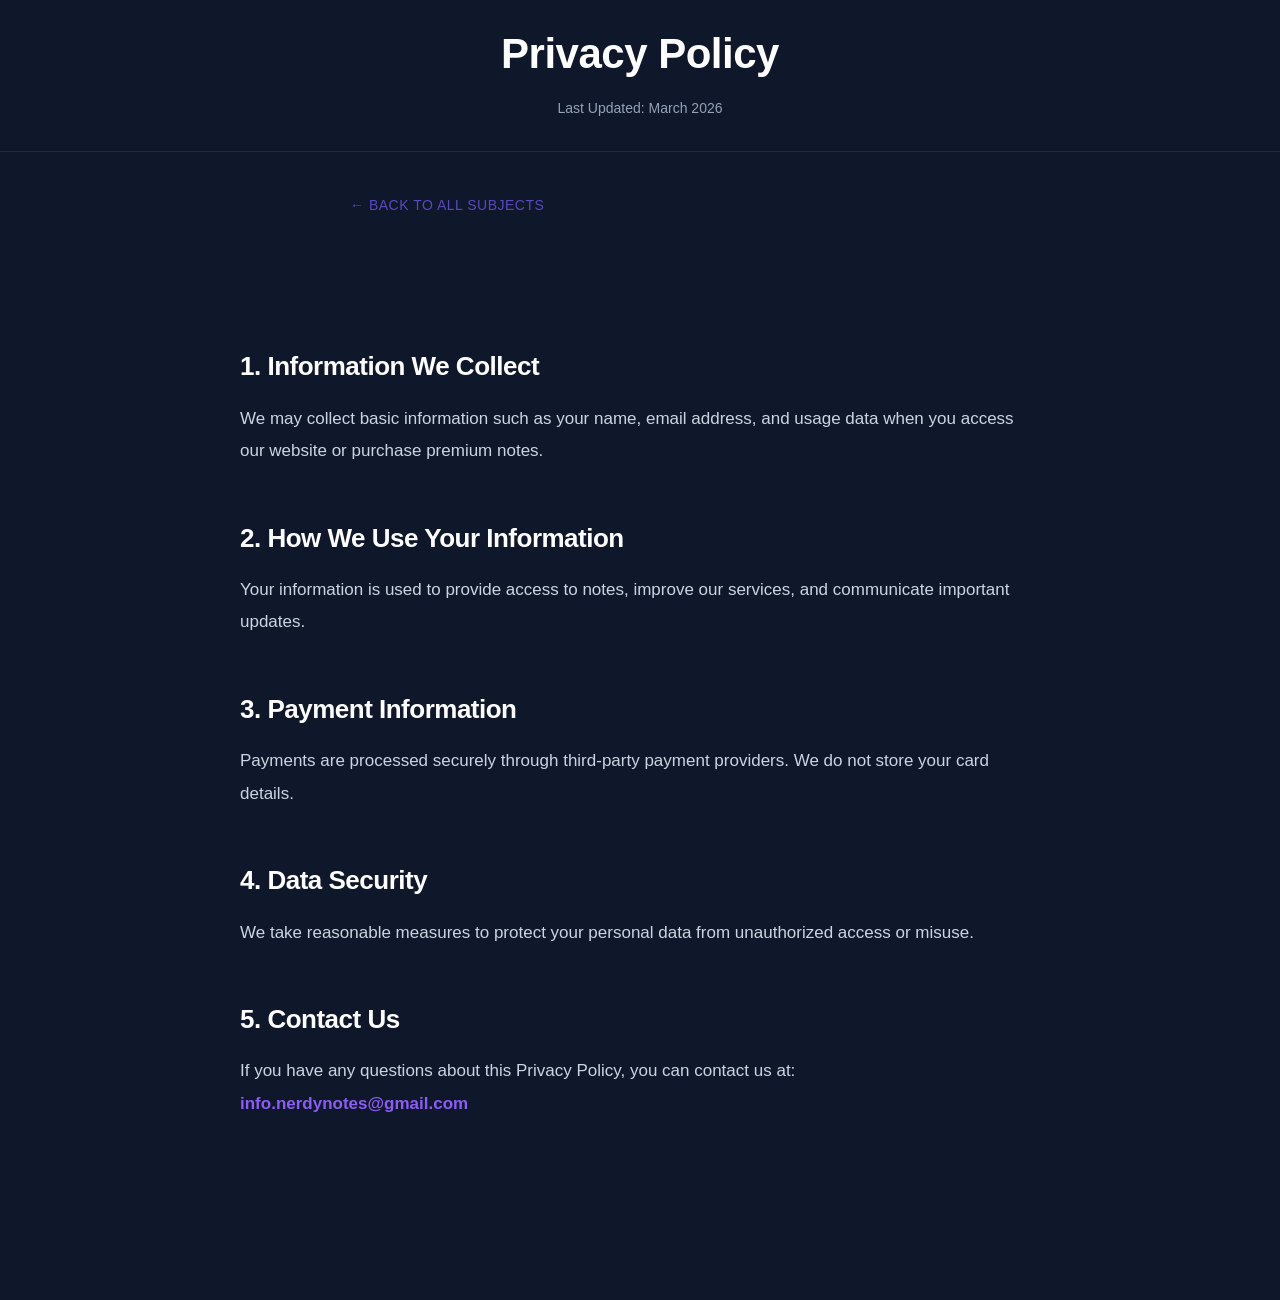
<file: privacy_policy.html>
<!DOCTYPE html>
<html lang="en">
<head>
  <meta charset="UTF-8">
  <title>Privacy Policy - Nerdynotes</title>
  <link rel="stylesheet" href="style.css">
  <link rel="stylesheet" href="styles/privacy_policy.css">
  <link rel="stylesheet" href="styles/subjects.css">
</head>
<body>

  <!-- Navbar here -->

  
  <section class="policy-hero">
    <h1>Privacy Policy</h1>
    <p>Last Updated: March 2026</p>
  </section>
  
  <div style="margin-top: 0px; margin-left: 350px;margin-bottom: 0px;" class="subject-top">
    <a href="index.html" class="back-btn">
        ← Back to All Subjects
    </a>
</div>

  <section class="policy-content">
    <div class="policy-container">

      <h2>1. Information We Collect</h2>
      <p>
        We may collect basic information such as your name, email address,
        and usage data when you access our website or purchase premium notes.
      </p>

      <h2>2. How We Use Your Information</h2>
      <p>
        Your information is used to provide access to notes, improve our
        services, and communicate important updates.
      </p>

      <h2>3. Payment Information</h2>
      <p>
        Payments are processed securely through third-party payment providers.
        We do not store your card details.
      </p>

      <h2>4. Data Security</h2>
      <p>
        We take reasonable measures to protect your personal data from
        unauthorized access or misuse.
      </p>

      <h2>5. Contact Us</h2>
      <p>
        If you have any questions about this Privacy Policy, you can contact us at:
        <br><strong>info.nerdynotes@gmail.com</strong>
      </p>

    </div>
  </section>

  <!-- Footer here -->

</body>
</html>
</file>
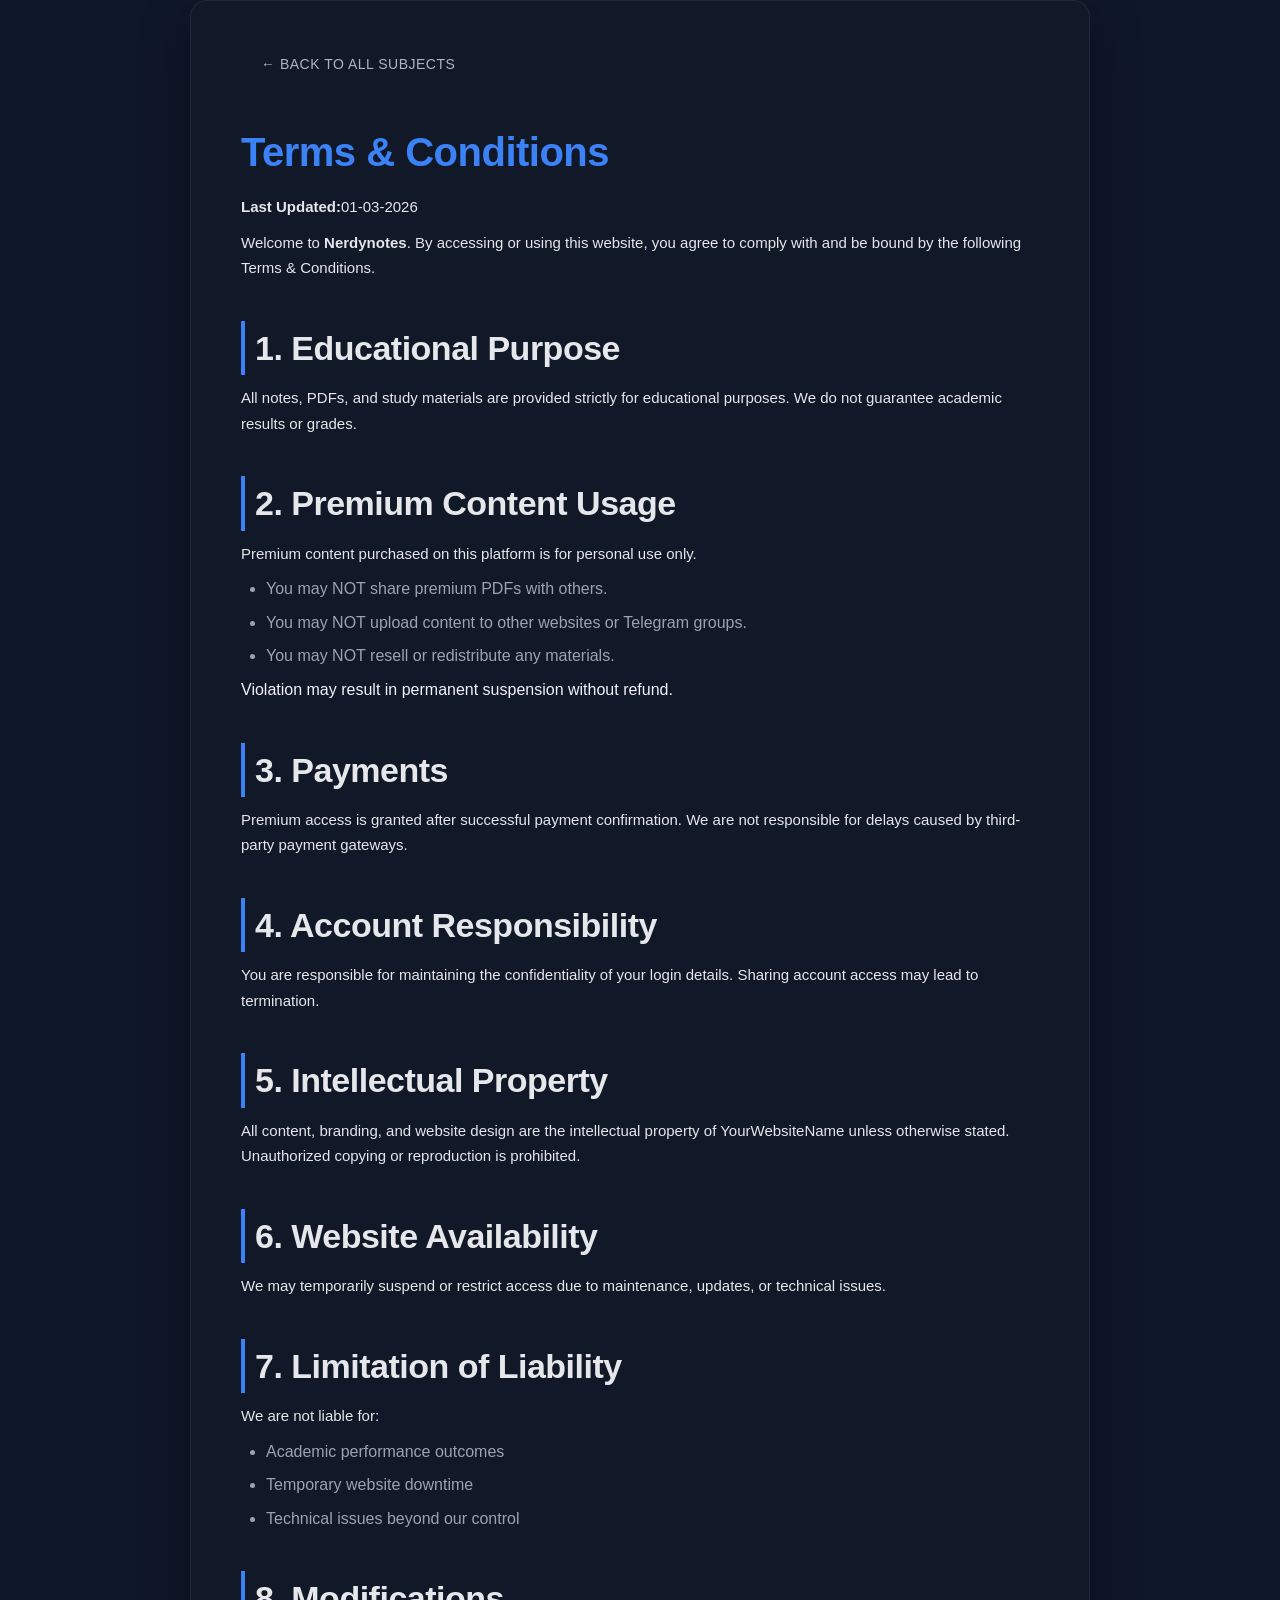
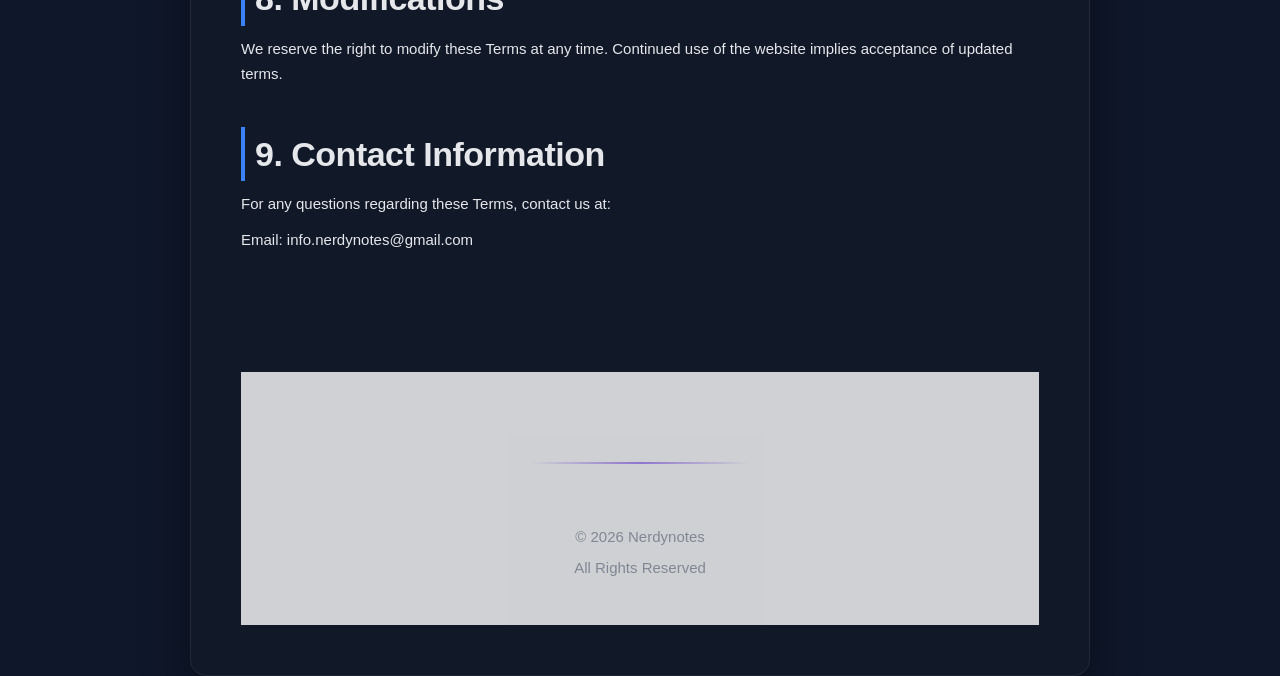
<file: term.html>
<!DOCTYPE html>
<html lang="en">
<head>
<meta charset="UTF-8">
<meta name="viewport" content="width=device-width, initial-scale=1.0">
<title>Terms & Conditions - YourWebsiteName</title>
<link rel="stylesheet" href="styles/term.css">
<link rel="stylesheet" href="style.css">
<link rel="stylesheet" href="styles/subjects.css">
</head>

<body>

<div class="container">
 <div class="subject-top">
    <a style="color: aliceblue;" href="index.html" class="back-btn">
        ← Back to All Subjects
    </a>
</div>
<h1>Terms & Conditions</h1>
<p><strong>Last Updated:</strong>01-03-2026</p>

<p>Welcome to <strong>Nerdynotes</strong>. By accessing or using this website, you agree to comply with and be bound by the following Terms & Conditions.</p>

<h2>1. Educational Purpose</h2>
<p>All notes, PDFs, and study materials are provided strictly for educational purposes. We do not guarantee academic results or grades.</p>

<h2>2. Premium Content Usage</h2>
<p>Premium content purchased on this platform is for personal use only.</p>
<ul>
<li>You may NOT share premium PDFs with others.</li>
<li>You may NOT upload content to other websites or Telegram groups.</li>
<li>You may NOT resell or redistribute any materials.</li>
</ul>

Violation may result in permanent suspension without refund.

<h2>3. Payments</h2>
<p>Premium access is granted after successful payment confirmation. We are not responsible for delays caused by third-party payment gateways.</p>

<h2>4. Account Responsibility</h2>
<p>You are responsible for maintaining the confidentiality of your login details. Sharing account access may lead to termination.</p>

<h2>5. Intellectual Property</h2>
<p>All content, branding, and website design are the intellectual property of YourWebsiteName unless otherwise stated. Unauthorized copying or reproduction is prohibited.</p>

<h2>6. Website Availability</h2>
<p>We may temporarily suspend or restrict access due to maintenance, updates, or technical issues.</p>

<h2>7. Limitation of Liability</h2>
<p>We are not liable for:</p>
<ul>
<li>Academic performance outcomes</li>
<li>Temporary website downtime</li>
<li>Technical issues beyond our control</li>
</ul>

<h2>8. Modifications</h2>
<p>We reserve the right to modify these Terms at any time. Continued use of the website implies acceptance of updated terms.</p>

<h2>9. Contact Information</h2>
<p>For any questions regarding these Terms, contact us at:</p>
<p>Email: info.nerdynotes@gmail.com</p>

<div class="footer">
 <p>© 2026 Nerdynotes</p>
    <p>All Rights Reserved</p>
</div>

</div>

</body>
</html>
</file>
<file: style.css>
/* Reset */
* {
  margin: 0;
  padding: 0;
  box-sizing: border-box;
}

html, body {
  margin: 0;
  padding: 0;
  overflow-x: hidden;
}

html {
  font-size: 16px; /* default desktop */
}

body.light-mode {
  --bg-main: #f6f1e5;
  --bg-section: #f2e6cc;
  --bg-card: #ffffff;

  --text-main: #2b2b2b;
  --text-muted: #6b5e3c;

  --accent: #b68b2e;
  --accent-soft: #e6d3a3;

  background:#f6f1e5;
  color: #2b2b2b;
}

section {
  margin-bottom: 40px;
}

.about
 {
    padding: 70px 20px 30px 20px;
}

.hero {
    padding: 70px 20px 30px 20px;
}

.notes-container {
    padding: 20px 40px 40px 40px;
}


.section-divider {
    height: 1px;
    background: linear-gradient(
        90deg,
        transparent,
        #4cc9f0,
        transparent
    );
    opacity: 0.4;
}

body.light-mode .section-divider {
  background: linear-gradient(
    to right,
    transparent,
    #d6b35c,
    transparent
  );
}

/* Body */
body {
  font-family: 'Inter', sans-serif;
  background: #0f172a;
  color: #f1f5f9;
  line-height: 1.6;
  -webkit-font-smoothing: antialiased;
    -moz-osx-font-smoothing: grayscale;
}

h1, h2, h3 {
    font-weight: 600;
    letter-spacing: -0.5px;
}

h1 {
    font-size: 28px;
}

h2 {
    font-size: 34px;
}

h3 {
    font-size: 18px;
}

p {
    font-size: 15px;
    line-height: 1.7;
    font-weight: 400;
}


body,
.hero,
.about,
.stat-box,
.filter-btn,
.theme-toggle {
    transition: 
        background-color 0.4s ease,
        color 0.4s ease,
        border-color 0.4s ease,
        box-shadow 0.4s ease;
}

.note-card{
    background: rgba(255,255,255,0.05);
    backdrop-filter: blur(10px);
    border: 1px solid rgba(255,255,255,0.08);
    transition: all 0.3s ease;
    text-decoration: none;
    color: inherit;
    display: block;
    position: relative;
    overflow: hidden;
}

.note-card:hover {
    transform: translateY(-6px);
    border: 1px solid #4cc9f0;
    box-shadow: 0 0 20px rgba(76, 201, 240, 0.4);
}

/* Header */
.header {
  background: rgba(255, 255, 255, 0.03);
  backdrop-filter: blur(10px);
  padding: 10px 40px;
  border-bottom: 1px solid rgba(255, 255, 255, 0.08);
  display: flex;
  justify-content: space-between;
  align-items: center;
  
}

.logo-container {
  display: flex;
  align-items: center;
  gap: 15px;
  font-size: 40px;

   background: rgba(255,255,255,0.04);
    padding: 10px 46px;
    border-radius: 50px;
    border: 1px solid rgba(255,255,255,0.08);
    margin-bottom: 5px;
}



#header-text {
  font-size: 35px;
  font-family: "Poppins", sans-serif;
}

.logo {
  margin-top: 10px;
  margin-right: 10px;
  width: 75px;
  height: auto;
  filter: drop-shadow(0 0 8px rgba(56, 189, 248, 0.6));
}

.header h1 {
  font-size: 26px;
  font-weight: 600;
  color: #ffffff;
}

.college-badge {
    font-size: 12px;
    padding: 4px 10px;
    border-radius: 20px;
    background: rgba(56,189,248,0.15);
    color: #38bdf8;
    font-weight: 500;
    margin-left: 10px;
}

/* theme Button */

.theme-toggle {
    width: 42px;
    height: 42px;
    border-radius: 50%;
    border: 1px solid rgba(255,255,255,0.1);
    background: rgba(255,255,255,0.05);
    backdrop-filter: blur(8px);
    cursor: pointer;
    display: flex;
    align-items: center;
    justify-content: center;
    transition: 0.3s ease;
}

.theme-toggle:hover {
    border-color: #38bdf8;
    box-shadow: 0 0 15px rgba(56,189,248,0.4);
}

/* Dark Mode Icon (Sun) */
.icon {
    width: 16px;
    height: 16px;
    background: #38bdf8;
    border-radius: 50%;
    transition: 0.3s;
}

/* Light Mode Icon (Moon) */
body.light-mode .icon {
    background: #f59e0b;
    box-shadow: -4px 0 0 1px #f59e0b;
}

/* About Section */

.about {
  padding: 90px 20px;
  .about {
    background: linear-gradient(
        180deg,
        rgba(255,255,255,0.02),
        rgba(0,0,0,0)
    );
}
}

  .about-heading{
    font-size: 65px;
     font-family: poppins;
  }

 .about-text{
    margin-bottom: 20px;
    font-family:poppins;
    letter-spacing: 2px;
    
    
 }


.about-container {
  max-width: 800px;
  margin: auto;
  text-align: center;
}


.about-features {
  display: flex;
  justify-content: center;
  gap: 20px;
  flex-wrap: wrap;
}

.feature {
  background: #f4f6f9;
  padding: 10px 18px;
  border-radius: 20px;
  font-size: 14px;
  color: #2c3e50;
}

/* Hero Section */
.hero {
  padding: 90px 20px 50px 20px;
  /* background: linear-gradient(180deg, #0f172a, #111827); */
  text-align: center;
}

.hero-content {
  max-width: 700px;
  margin: auto;
}

.hero h2 {
    font-size: 40px;
    font-weight: 700;
    letter-spacing: -1px;
     font-size: 50px;
    background: linear-gradient(90deg, #2563eb, #7c3aed);
    background-size: 200% 100%;

    -webkit-background-clip: text;
    background-clip: text;
    color: transparent;

    animation: gradientMove 4s linear infinite;
    text-shadow: 0 0 25px rgba(76, 201, 240, 0.3);
}

@keyframes gradientMove {
    0% { background-position: 0% center; }
    100% { background-position: 200% center; }
}


.hero-subtitle {
  color: #666;
  font-size: 16px;
  margin-bottom: 30px;
}

.hero::after {
    content: "";
    display: block;
    height: 1px;
    margin-top: 60px;
    background: linear-gradient(to right, transparent, rgba(56,189,248,0.4), transparent);
}

body.light-mode .hero::after {
    content: "";
    display: block;
    height: 1px;
    margin-top: 60px;
    background: linear-gradient(
    to right,
    transparent,
    #d6b35c,
    transparent
  );}

/* Stats Section */
.stats {
  display: flex;
  justify-content: center;
  gap: 50px;
  margin-top: 40px;
  flex-wrap: wrap;
}

.stat-box {
  background: rgba(255, 255, 255, 0.05);
  padding: 20px 30px;
  border-radius: 20px;
  border: 1px solid rgba(255, 255, 255, 0.1);
  backdrop-filter: blur(8px);
}

.stat-box h3 {
  font-size: 30px;
  color: #38bdf8;
  text-shadow: 0 0 15px rgba(56, 189, 248, 0.6);
}

.stat-box p {
  font-size: 14px;
  color: #666;
  margin-bottom: 0px;
}

/* Search Bar */
#searchInput {
  width: 60%;
  max-width: 550px;
  padding: 14px 20px;
  margin-bottom: 15px;
  border-radius: 40px;
  border: 1px solid rgba(255, 255, 255, 0.15);
  background: rgba(255, 255, 255, 0.05);
  backdrop-filter: blur(10px);
  color: #f1f5f9;
  font-size: 15px;
  outline: none;
  transition: all 0.3s ease;
}

/* Placeholder color */
#searchInput::placeholder {
  color: rgba(255, 255, 255, 0.5);
}

#searchInput:focus {
  border-color: #38bdf8;
  box-shadow:
    0 0 10px rgba(56, 189, 248, 0.5),
    0 0 30px rgba(56, 189, 248, 0.4);
}

#searchInput:hover {
  transform: translateY(-2px);
}

/* Filter Buttons */
.filters {
  display: flex;
  justify-content: center;
  gap: 15px;
  flex-wrap: wrap;
}

.filter-btn {
  border: 1px solid #4cb9e8;
  padding: 8px 18px;
  border-radius: 25px;
  transition: 0.25s ease;
   background: #9dd1e8;
    color: #0f172a;
}

.filter-btn:hover {
  background: #38bdf8;
  color: #0f172a;
  cursor: pointer;
  box-shadow: 0 0 15px rgba(56,189,248,0.4);
}
.filter-btn.active {
    background: #38bdf8;
    color: #0f172a;
}

.filter-btn.active:hover {
    box-shadow: 0 0 20px rgba(56,189,248,0.6);
}

/* Notes Section */
.note-card {
    transition: transform 0.2s ease;
    
}

.fade-in {
    animation: fadeInScale 0.3s ease forwards;
}

@keyframes fadeInScale {
    from {
        opacity: 0;
        transform: scale(0.95);
    }
    to {
        opacity: 1;
        transform: scale(1);
    }
}

.note-card.hide {
    opacity: 0;
    transform: scale(0.95);
}

.notes-container {
    display: grid;
    grid-template-columns: repeat(3, 1fr);
    gap: 24px;
}

@media (max-width: 1024px) {
    .notes-container {
        grid-template-columns: repeat(2, 1fr);
    }
}

@media (max-width: 600px) {
    .notes-container {
        grid-template-columns: 1fr;
    }
}

.note-card {
  background: rgba(255, 255, 255, 0.05);
  border-radius: 18px;
  padding: 30px;
  border: 1px solid rgba(255, 255, 255, 0.08);
  backdrop-filter: blur(10px);
  transition: all 0.3s ease;
  animation: floatCard 4s ease-in-out infinite alternate;
  cursor: pointer;
  position: relative;
    overflow: hidden;
}
.note-card span.ripple {
    position: absolute;
    border-radius: 50%;
    transform: scale(0);
    animation: ripple 600ms linear;
    background: rgba(255,255,255,0.4);
    pointer-events: none;
}

/* Light mode ripple */
body.light .note-card span.ripple {
      background: radial-gradient(
        circle,
        rgba(67,97,238,0.4) 0%,
        rgba(67,97,238,0.1) 60%,
        transparent 100%
    );
}

@keyframes ripple {
    to {
        transform: scale(4);
        opacity: 0;
    }
}

@keyframes floatCard {
  from {
    transform: translateY(0px);
  }
  to {
    transform: translateY(-5px);
  }
}



/* Fade In Animation */
@keyframes fadeUp {
  from {
    opacity: 0;
    transform: translateY(30px);
  }
  to {
    opacity: 1;
    transform: translateY(0);
  }
}

.about,
.hero,
.notes-container {
  animation: fadeUp 0.8s ease forwards;
}

/* light theme css */
body.light-mode .hero h2 {
    background: none !important;
    color: #1e293b !important;
    animation: none !important;
    -webkit-text-fill-color: initial !important;
}

body.light-mode .hero h2::after {
    width: 80px;
}
/* Light Mode Theme Toggle Fix */
body.light-mode .theme-toggle {
    background: #ffffff;
    border: 1px solid #cbd5e1;
    box-shadow: 0 4px 10px rgba(0,0,0,0.05);
}

body.light-mode .theme-toggle:hover {
    border-color: var(--accent);
    box-shadow: 0 0 12px rgba(37,99,235,0.2);
}


body.light-mode .college-badge {
    background: rgba(37,99,235,0.1);
    color: var(--accent);
}
body.trusted-line {
    font-size: 13px;
    opacity: 0.7;
    margin-top: 5px;
    margin-bottom: 10px;
}

/* Light mode logo container fix */
body.light-mode .logo-container {
    background: #ffffff;
     border: 1px solid #f1f5f9;
    box-shadow: 0 4px 12px rgba(0,0,0,0.05);
}

body.light-mode .hero {
    color: #1e293b;
   background: transparent !important;
  backdrop-filter: none;
    backdrop-filter: blur(6px);
    border-radius: 20px;
    margin: 40px auto;
    width: 90%;
}

body.light-mode .about {
    background: transparent;
    backdrop-filter: blur(10px);
}

body.light-mode .note-card {
      background: white;
    border: 1px solid rgba(0,0,0,0.05);
    box-shadow: 0 8px 20px rgba(0,0,0,0.04);
}

.note-card:hover {
    transform: translateY(-5px) scale(1.02);
}

body.light-mode .stat-box {
    background: #ffffff;
    border: 1px solid #e2e8f0;
    box-shadow: 0 10px 30px rgba(67,97,238,0.08);
}



/* Headings */
body.light-mode h1,
body.light-mode h2,
body.light-mode h3 {
    color: #0f172a;
}

/* Paragraph text */
body.light-mode p {
    color: #475569;
}

/* About section */


/* Feature badges */
body.light-mode .feature {
    background: #f1f5f9;
    color: #1e293b;
}

/* Hero subtitle */
body.light-mode .hero-subtitle {
    color: #64748b;
}

/* Stats numbers */
body.light-mode .stat-box h3 {
    color: var(--accent);
    text-shadow: none;
}

/* Stats labels */


body.light-mode .stat-box p {
    color: #475569;
}

body.light-mode .filter-btn {
  padding: 8px 18px;
  border-radius: 25px;
  transition: 0.25s ease;
  background: transparent;
  border: 1px solid #caa84a;
  color: #9c7a1c;
}

body.light-mode .filter-btn:hover {
  cursor: pointer;
  box-shadow: 0 4px 14px rgba(182, 139, 46, 0.35);
  background: #d6b35c;
  color: white;
}
body.light-mode .filter-btn.active {
     background: linear-gradient(135deg, #caa84a, #b68b2e);
  color: white;
  border: none;
  box-shadow: 0 4px 14px rgba(182, 139, 46, 0.35);
}

body.light-mode .filter-btn.active:hover {
    box-shadow: 0 4px 14px rgba(182, 139, 46, 0.35);
}




body.light-mode .note-card:hover {
    border-color: var(--accent);
    box-shadow: 0 15px 15px #e6d3a3;
    transform: translateY(-6px);
}

body.light-mode #searchInput {
    background: #ffffff;
    color: #0f172a;
    border: 1px solid #cbd5e1;
    box-shadow: 0 5px 15px rgba(0,0,0,0.05);
}

body.light-mode #searchInput::placeholder {
    color: #94a3b8;
}

body.light-mode #searchInput:focus {
    border-color: var(--accent);
    box-shadow: 
        0 0 0 3px rgba(37,99,235,0.15),
        0 10px 25px rgba(37,99,235,0.15);
}


body.light-mode h1,
body.light-mode h2,
body.light-mode h3 {
  color: var(--text-main);
}

body.light-mode p {
  color: var(--text-muted);
}



body.light-mode .note-card {
  background: white;
}

body.light-mode .note-card {
  background: var(--bg-card);
  border: 1px solid var(--accent-soft);
}


.bg-animation {
    animation: floatBg 20s ease-in-out infinite alternate;
}

@keyframes floatBg {
    0% {
        transform: translateY(0px);
    }
    100% {
        transform: translateY(-20px);
    }
}

.reveal {
    opacity: 0;
    transform: translateY(60px);
    transition: all 0.8s cubic-bezier(0.16, 1, 0.3, 1);
}

.reveal.active {
    opacity: 1;
    transform: translateY(0);
}

/* premium introduction css */

.premium {
background: linear-gradient(160deg, #1e293b 0%, #3730a3 60%, #4f46e5 100%);
  padding: 60px 30px;
  border-radius: 30px;

  width: 90%;             
  max-width: 1100px;     
  margin: 40px auto;       
transition: transform 0.3s ease;
  text-align: center;
  color: white;
  box-shadow: 0 25px 60px rgba(67, 56, 202, 0.35);
}

.premium-inner {
  max-width: 1100px;
  margin: auto;
}

.premium h2 {
  font-size: 38px;
  font-weight: 700;
  margin-bottom: 10px;
  color: white;
}

.premium p {
  color: #cbd5e1;  
}

.premium-cards {
  display: flex;
  justify-content: center;
  gap: 30px;
  margin-top: 40px;
  
}

.card {
     flex: 2 2 250px;
  background: rgba(0,0,0,0.3);
  padding: 20px;
  border-radius: 16px;
  width: 240px;
}

@media (max-width: 900px) {
  .premium-cards {
    flex-wrap: wrap;
  }

  .card {
    flex: 1 1 40%;
    max-width: 300px;
  }
}

@media (max-width: 600px) {
  .premium-cards {
    flex-direction: column;
    align-items: center;
  }

  .card {
    width: 90%;
  }
}



.card:hover{
    transform: translateY(-8px);
}

.badge {
  display: inline-block;
  background: white;
  color: #7c3aed;
  padding: 6px 14px;
  border-radius: 50px;
  font-size: 12px;
  font-weight: bold;
  margin-bottom: 20px;
}

.upgrade-divider {
  text-align: center;
  padding: 60px 20px;
  color: #94a3b8;
  position: relative;
}

.upgrade-divider h3 {
  font-size: 24px;
  color: white;
  margin-bottom: 10px;
}

.upgrade-divider::before {
  content: "";
  position: absolute;
  top: 0;
  left: 50%;
  width: 200px;
  height: 2px;
  background: linear-gradient(to right,transparent, #2563eb, transparent);
  transform: translateX(-50%);
}

body.light-mode .upgrade-divider::before {
  content: "";
  position: absolute;
  top: 0;
  left: 50%;
  width: 200px;
  height: 2px;
   background: linear-gradient(
    to right,
    transparent,
    #d6b35c,
    transparent
  );
  transform: translateX(-50%);
}

/* light theme of premium intro section */


/* LIGHT MODE PREMIUM */

/* ===== GOLD LIGHT MODE PREMIUM ===== */
body.light-mode .premium {
   background: linear-gradient(
    160deg,
    #faf7ed 0%,   /* soft ivory */
    #f5e6c8 45%,  /* light champagne */
    #ead8a4 100%  /* muted gold */
  );
  color: #2b2b2b;
  box-shadow: 0 20px 60px rgba(160, 120, 40, 0.12);
}

body.light-mode .premium h2 {
  color: #7a5c1e;   /* elegant muted gold-brown */
}

body.light-mode .badge {
  background: #f3e3b5;
  color: #8a6d1f;
  font-size: 12px;
  padding: 5px 14px;
  border-radius: 50px;
  box-shadow: none;
}

body.light-mode .card {
  background: #ffffff;
  border: 1px solid #e8d8b0;
  box-shadow: 0 8px 20px rgba(0,0,0,0.05);
}

body.light-mode .premium::after {
  content: "";
  position: absolute;
  inset: 0;
  border-radius: 24px;
  box-shadow: 0 0 60px rgba(217, 119, 6, 0.2);
  pointer-events: none;
}

.premium-btn {
  padding: 10px 22px;
  font-size: 14px;
  font-weight: 600;
  border-radius: 30px;
  cursor: pointer;
  transition: all 0.3s ease;
  border: none;
  margin-top: 20px;
  letter-spacing: 0.5px;
  background: linear-gradient(135deg, #7c3aed, #4f46e5);
  color: white;
  box-shadow: 0 6px 18px rgba(79, 70, 229, 0.35);
  text-decoration: none;  
  display: inline-block;   
  
}

 .premium-btn:hover {
  transform: translateY(-3px);
  box-shadow: 0 10px 25px rgba(79, 70, 229, 0.45);
}

body.light-mode .premium-btn {
    padding: 10px 22px;
  font-size: 14px;
  font-weight: 600;
  border-radius: 30px;
  cursor: pointer;
  transition: all 0.3s ease;
  border: none;
  margin-top: 20px;
  letter-spacing: 0.5px;
  background: linear-gradient(135deg, #b68b2e, #9f7a1a);
  color: white;
  box-shadow: 0 8px 22px rgba(159, 122, 26, 0.4);
   text-decoration: none;  
  display: inline-block;  
}

body.light-mode .premium-btn:hover {
  transform: translateY(-3px);
  box-shadow: 0 10px 25px rgba(182, 139, 46, 0.45);
}

.premium-btn:active {
  transform: scale(0.96);
}

/* feedback page css */

.feedback {
  padding: 80px 10%;
}

.feedback h2 {
  text-align: center;
  font-size: 36px;
  margin-bottom: 60px;
  font-weight: 700;
}

.feedback-card {
  display: flex;
  gap: 25px;
  align-items: flex-start;

  background: #1e293b;
  padding: 25px;
  border-radius: 20px;
  margin-bottom: 20px;

  border: 1px solid rgba(255,255,255,0.05);
  transition: 0.3s ease;
}

.feedback-card:hover {
  transform: translateY(-5px);
  border-color: rgba(139,92,246,0.4);
}

.profile {
  width: 60px;
  height: 60px;
  border-radius: 50%;
  background: #8b5cf6;
  display: flex;
  align-items: center;
  justify-content: center;
  font-weight: 600;
  color: white;
  flex-shrink: 0;
}

.content {
  text-align: left;
}

.content p {
  opacity: 0.85;
  line-height: 1.6;
}

.content h4 {
  margin-top: 12px;
  font-weight: 600;
}

.content span {
  font-size: 14px;
  opacity: 0.6;
}

body.light-mode .feedback-card {
  background: #ffffff;
  border: 1px solid rgba(0,0,0,0.05);
}

body.light-mode .content p {
  color: #333;
}

body.light-mode .profile {
  width: 60px;
  height: 60px;
  border-radius: 50%;
  background: #b68b2e;
  display: flex;
  align-items: center;
  justify-content: center;
  font-weight: 600;
  color: white;
  flex-shrink: 0;
}

/* footer styles */

.footer {
  background: #ffffff;
  padding: 90px 8% 40px;
  margin-top: 120px;
  opacity: 0.8;
  color: #111; 
}

.footer-col {
  opacity: 0.6;
}

.footer-container {
  max-width: 1200px;
  margin: 0 auto;

  display: grid;
  grid-template-columns: repeat(4, 1fr);
  gap: 60px;
}

.footer-col h3 {
  font-size: 22px;
  font-weight: 700;
  margin-bottom: 15px;
  color: #111;
}

.footer-col h4 {
  font-size: 16px;
  font-weight: 600;
  margin-bottom: 20px;
  color: #111;
}

.footer-col p,
.footer-col li {
  font-size: 14px;
  line-height: 1.8;
  color: #555;
}

.footer-col ul {
  list-style: none;
  padding: 0;
}

.footer-col a {
  text-decoration: none;
  color: #555;
  transition: 0.3s ease;
}

.footer-col a:hover {
  color: #8b5cf6; /* subtle accent */
}

body.light-mode .footer-col a:hover {
  color: #d6b35c; /* subtle accent */
}

.footer-bottom {
  text-align: center;
  margin-top: 70px;
  padding-top: 25px;
  border-top: 1px solid #eee;
  font-size: 14px;
  color: #777;
}

.footer-col li {
  margin-bottom: 8px;
}

body.light-mode .footer::before {
  content: "";
  display: block;
  width: 220px;
  height: 2px;
  background: linear-gradient(
    to right,
    transparent,
    #d6b35c,
    transparent);
  margin-bottom: 60px;
  margin: 0 auto 60px;
  border-radius: 5px;
}
.footer::before {
  content: "";
  display: block;
  width: 220px;
  height: 2px;
  background: linear-gradient(
    to right,
    transparent,
    #8b5cf6,
    transparent);
  margin-bottom: 60px;
  margin: 0 auto 60px;
  border-radius: 5px;
}

@media (max-width: 900px) {
  .footer-container {
    grid-template-columns: 1fr 1fr;
    gap: 40px;
  }
}

@media (max-width: 600px) {
  .footer-container {
    grid-template-columns: 1fr;
    text-align: center;
  }
}

/* ============================= */
/* 📱 Tablet Responsive (768px) */
/* ============================= */

@media (max-width: 768px) {

  h1 {
    font-size: 22px;
  }

  h2 {
    font-size: 26px;
  }

  h3 {
    font-size: 16px;
  }

  p {
    font-size: 14px;
  }

  .hero,
  .about {
    padding: 50px 20px;
    text-align: center;
  }

  .notes-container {
    padding: 20px;
  }

  .header {
    padding: 15px 20px;
    flex-direction: column;
    text-align: center;
  }

  .note-card {
    margin-bottom: 20px;

  }



 

  .filter-btn {
    margin: 5px;
  }
}

/* ============================= */
/* 📱 Small Mobile (480px) */
/* ============================= */

@media (max-width: 480px) {

  body {
    line-height: 1.5;
  }

  h1 {
    font-size: 20px;
  }

  h2 {
    font-size: 22px;
  }

  .hero,
  .about {
    padding: 40px 15px;
  }

  .note-card {
    padding: 18px;
  }

  .filter-btn {
    width: 100%;
    display: block;
  }

  
.theme-toggle {
    width: 32px;
    height: 32px;
  margin-left: 300px;
    position: absolute;
    top: 34px;
    right: 30px;
}


  footer {
    text-align: center;
    padding: 20px 15px;
  }

  .about-text{
    font-size: 12px;
  }

  .about-heading{
    font-size: 24px;
  }
  
  .feature{
    font-size: 12px;
  }

  .logo-container{
    width: 350px;
    height: 70px;
  }

  #header-text{
    font-size: 24px;
  }

  .college-badge{
    font-size: 8px;
  }

  .logo{
    display: none;
  }

   .stat-box {
  background: rgba(255, 255, 255, 0.05);
  padding: 10px 20px;
  border-radius: 30px;
  border: 1px solid rgba(255, 255, 255, 0.1);
  backdrop-filter: blur(8px);
}

.stats {
  gap: 25px;
  margin-top: 35px;
  flex-wrap: wrap;
}

.stat-box h3 {
  font-size: 20px;
}

.stat-box p {
  font-size: 10px;
}

.hero h2 {
    letter-spacing: -1.2px;
     font-size: 27px; 
}

.hero p {
     font-size: 12px; 
}

#searchInput {
  width: 60%;
  max-width: 450px;
  padding: 11px 10px;
  font-size: 13px;
}

.filters {
  gap: 5px;
}

  
.filter-btn {
  border: 1px solid #4cb9e8;
  padding: 8px 8px;
  border-radius: 25px;
  font-weight: 545;
  font-size: 14px;
}

.feedback {
  padding: 20px 10%;
}

.feedback h2 {
  text-align: left;
  font-size: 22px;
  margin-bottom: 50px;
  font-weight: 600;
  margin-top: 20px;
  width: 230px; 
}

#prem-divider{
    border: #7c3aed 1px solid;
  width: 275px;
  align-items: center;
  opacity: 0.3;
}

body.light-mode #prem-divider{
  border: #e8d8b0 1px solid;
  opacity: 0.7;
}


#prem-btn{
  font-size: 12px;
  padding: 18px;
  width: 200px;
  margin-top: 25px;
  margin-bottom: 60px;
}

.feedback-card {
  width: 230px;
  padding: 10px;
  border-radius: 25px;
  margin-bottom: 20px;
}

.profile {
  width: 25px;
  height: 25px;
  border-radius: 50%;
  background: #8b5cf6;
  font-size: 10px;
  margin-top: 13px;
  margin-left: 10px;
}

.content {
  text-align: left;
}

.content p {
  opacity: 0.85;
  line-height: 1.6;
  font-size: 12px;
}

.content h4 {
  margin-top: 12px;
  font-weight: 600;
  font-size: 16px;
}

.content span {
  font-size: 13px;
  opacity: 0.6;
  font-weight: 600;
}


 
}

.notes-container {
  display: grid;
  grid-template-columns: repeat(3, 1fr);
  gap: 20px;
}

@media (max-width: 768px) {
  .notes-container {
    grid-template-columns: repeat(2, 1fr);
  }
}

@media (max-width: 480px) {
  .notes-container {
    grid-template-columns: 1fr;
  }
}

/* 📱 Tablet */
@media (max-width: 768px) {
  html {
    font-size: 14px;
  }
}

/* 📱 Small Mobile */
@media (max-width: 480px) {
  html {
    font-size: 13px;
  }
}

@media (max-width: 480px) {

  h1 { font-size: 20px; }
  h2 { font-size: 18px; }
  h3 { font-size: 16px; }
  p  { font-size: 14px; }

  .note-title {
    font-size: 16px;
  }

  .premium-heading {
    font-size: 20px;
  }
}

h1 {
  font-size: clamp(1.5rem, 5vw, 2.5rem);
}
</file>
<file: styles/privacy_policy.css>
/* Page background */
body {
  background: #0f172a;   /* your dark theme */
  color: #ffffff;
}

/* Hero Section */
.policy-hero {
  padding: 20px 10px 30px;
  text-align: center;
}

.policy-hero h1 {
  font-size: 42px;
  font-weight: 700;
  margin-bottom: 10px;
}

.policy-hero p {
  font-size: 14px;
  color: #94a3b8;  /* soft grey */
}

/* Content Section */
.policy-content {
  padding: 60px 20px 120px;
}

.policy-container {
  max-width: 800px;      /* THIS fixes the left alignment issue */
  margin: 0 auto;        /* centers everything */
}

/* Headings */
.policy-content h2 {
  font-size: 26px;
  margin-top: 50px;
  margin-bottom: 15px;
}

/* Paragraphs */
.policy-content p {
    font-size: 17px;
  line-height: 1.9;
  margin-bottom: 20px;
  color: #cbd5e1;
}

/* Contact email */
.policy-content strong {
  color: #8b5cf6;
}

.policy-hero {
  border-bottom: 1px solid rgba(255,255,255,0.08);
}
</file>
<file: styles/subjects.css>
/* maths html css */
/* Chapters Section */
.chapters-container {
    max-width: 1100px;
    margin: 0 auto;
    padding: 60px 20px 100px;
    display: grid;
    grid-template-columns: repeat(auto-fit, minmax(280px, 1fr));
    gap: 30px;
}

/* Card */
.chapter-card {
    padding: 30px;
    border-radius: 20px;
    transition: 0.3s ease;
    text-align: left;
    border: 1px solid var(--border-color);
}

/* Dark Mode */
body.dark .chapter-card {
    background: rgba(255, 255, 255, 0.04);
}

/* Light Mode */
body.light .chapter-card {
    background: #ffffff;
    border: 1px solid #e2e8f0;
    box-shadow: 0 10px 25px rgba(0, 0, 0, 0.05);
    color: #1e293b;
    transition: all 0.3s ease;
}

body.light .chapter-card button {
    background: #2563eb;
    color: white;
}

body.light .chapter-card button:hover {
    background: #1d4ed8;
}

/* Hover */
.chapter-card:hover {
    transform: translateY(-6px);
}

body.light .chapter-card:hover {
    transform: translateY(-6px);
    box-shadow: 0 12px 30px rgba(0, 0, 0, 0.08);
}

/* Title */
.chapter-card h3 {
    font-size: 18px;
    font-weight: 600;
    margin-bottom: 20px;
}

/* Button */
.view-btn {
    background-color: #ffffff;
    border-radius: 25px;
    border: none;
    cursor: pointer;
    font-weight: 500;
    transition: 0.3s ease;
    display: inline-block;
    padding: 8px 18px;    
    text-decoration: none;
    font-size: 14px;
}

/* Dark Button */
body.dark .view-btn {
    background: linear-gradient(90deg, #4da3ff, #7c5cff);
    color: white;
}

/* Light Button */
body.light .view-btn {
    background: #2563eb;
    color: white;
}
body.light .view-btn:hover {
    background: #1d4ed8;
}

.view-btn:hover {
    opacity: 0.85;
    font-size: 15px;
}
.subject-hero {
    padding: 30px 20px 10px;
    text-align: center;
}

.subject-hero h2 {
    font-size: 36px;
    font-weight: 600;
    margin-bottom: 10px;
    letter-spacing: 0.5px;
}

.subject-hero p {
    font-size: 16px;
    opacity: 0.7;
}

body.light .subject-hero h2 {
    color: #1e293b;
}

body {
    font-family: 'Poppins', sans-serif;
}

.subject-hero h2 {
    font-family: 'Poppins', sans-serif;
    font-size: 38px;
    font-weight: 700;
    letter-spacing: -0.5px;
    margin-bottom: 12px;
}
body.light .subject-hero h2 {
    font-family: 'Poppins', sans-serif;
    font-size: 38px;
    color: #0f172a;
    font-weight: 700;
    letter-spacing: -0.5px;
    margin-bottom: 12px;
}

.subject-hero p {
    font-family: 'Poppins', sans-serif;
    font-size: 16px;
    font-weight: 400;
    opacity: 0.7;
      max-width: 1100px;
    margin: 0 auto;
    padding: 30px 20px 40px;
    text-align: center;
    position: relative;
}

body.light .subject-hero p {
    color: #64748b;
     font-family: 'Poppins', sans-serif;
    font-size: 16px;
    font-weight: 400;
    opacity: 0.7;
      max-width: 1100px;
    margin: 0 auto;
    padding: 30px 20px 40px;
    text-align: center;
    position: relative;
}

.card-blue {
    background: linear-gradient(145deg, rgba(77,163,255,0.2), rgba(77,163,255,0.05));
    border-color: rgba(77,163,255,0.4);
}

.card-purple {
    background: linear-gradient(145deg, rgba(124,92,255,0.2), rgba(124,92,255,0.05));
    border-color: rgba(124,92,255,0.4);
}

.card-teal {
    background: linear-gradient(145deg, rgba(0,200,200,0.2), rgba(0,200,200,0.05));
    border-color: rgba(0,200,200,0.4);
}


/* Back button row */
.subject-top {
    text-align: left;
    margin-bottom: 25px;
    margin-left: 20px;
}

.back-btn {
    text-decoration: none;
    font-size: 14px;
    font-weight: 500;
    opacity: 0.7;
    transition: 0.3s ease;
    color: #7c5cff;
     text-transform: uppercase;
    letter-spacing: 0.5px;
    display: inline-block;
    margin-bottom: 20px;

}

body.light-mode .back-btn {
    color: #b68b2e;
}

.back-btn:hover {
    opacity: 1;
    transform: translateX(-4px);
}
</file>
<file: styles/term.css>
/* ===============================
   DARK ACADEMIC THEME
   =============================== */

/* ---------- ROOT COLORS ---------- */
:root {
    --bg-main: #0b1120;          /* Deep navy background */
    --card-bg: #111827;          /* Slightly lighter card */
    --accent: #3b82f6;           /* Professional blue */
    --accent-soft: #60a5fa;      /* Lighter hover blue */
    --text-main: #e5e7eb;        /* Main readable text */
    --text-muted: #9ca3af;       /* Secondary text */
    --border: #1f2937;
    --radius: 16px;
}

/* ---------- BODY ---------- */
body {
    margin: 0;
    padding: 50px 20px;
    font-family: 'Segoe UI', sans-serif;
    background: var(--bg-main);
    color: var(--text-main);
    line-height: 1.8;
}

/* ---------- MAIN CONTAINER ---------- */
.container {
    max-width: 900px;
    margin: auto;
    background: var(--card-bg);
    padding: 50px;
    border-radius: var(--radius);
    border: 1px solid var(--border);
    box-shadow: 0 20px 50px rgba(0, 0, 0, 0.4);
}

/* ---------- MAIN HEADING ---------- */
h1 {
    font-size: 34px;
    color: var(--accent);
    margin-bottom: 10px;
    letter-spacing: 1px;
}

/* ---------- SECTION HEADINGS ---------- */
h2 {
    margin-top: 40px;
    font-size: 20px;
    color: var(--text-main);
    border-left: 4px solid var(--accent);
    padding-left: 10px;
}

/* ---------- PARAGRAPH ---------- */
p {
    color: var(--text-main);
    margin: 10px 0;
}

/* ---------- LIST ---------- */
ul {
    padding-left: 25px;
}

li {
    margin-bottom: 8px;
    color: var(--text-muted);
}

/* ---------- LINKS ---------- */
a {
    color: var(--accent);
    text-decoration: none;
    font-weight: 500;
}

a:hover {
    color: var(--accent-soft);
    text-decoration: underline;
}

/* ---------- FOOTER ---------- */
/* ---------- PREMIUM FOOTER ---------- */
.footer {
    margin-top: 70px;
    padding-top: 30px;
    text-align: center;
    font-size: 14px;
    color: var(--text-muted);
    position: relative;
}

/* Subtle divider line */
.footer::before {
    content: "";
    display: block;
    width: 60px;
    height: 2px;
    background: var(--accent);
    margin: 0 auto 20px auto;
    border-radius: 5px;
    opacity: 0.7;
}

/* Footer text style */
.footer p {
    margin: 5px 0;
    color: var(--text-muted);
}

/* ---------- RESPONSIVE ---------- */
@media (max-width: 768px) {
    .container {
        padding: 30px;
    }

    h1 {
        font-size: 26px;
    }

    h2 {
        font-size: 18px;
    }
}
</file>
